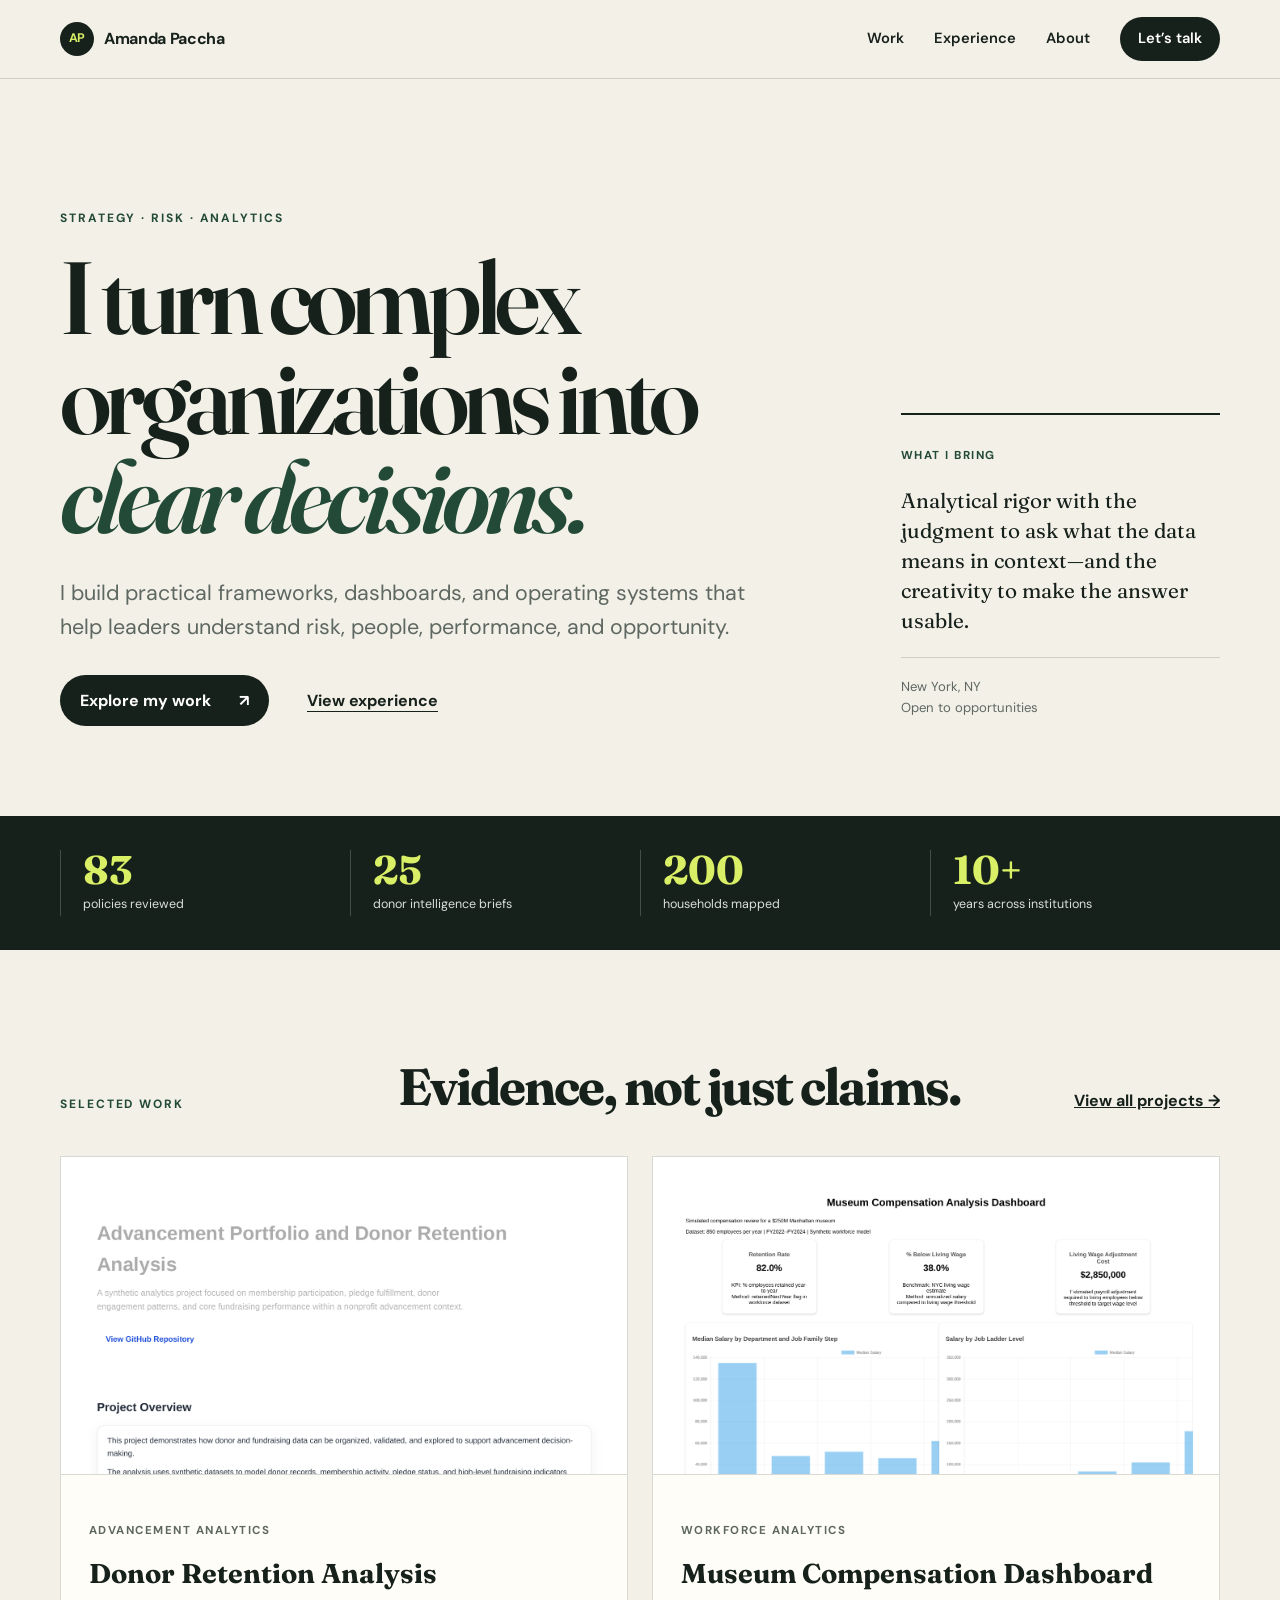
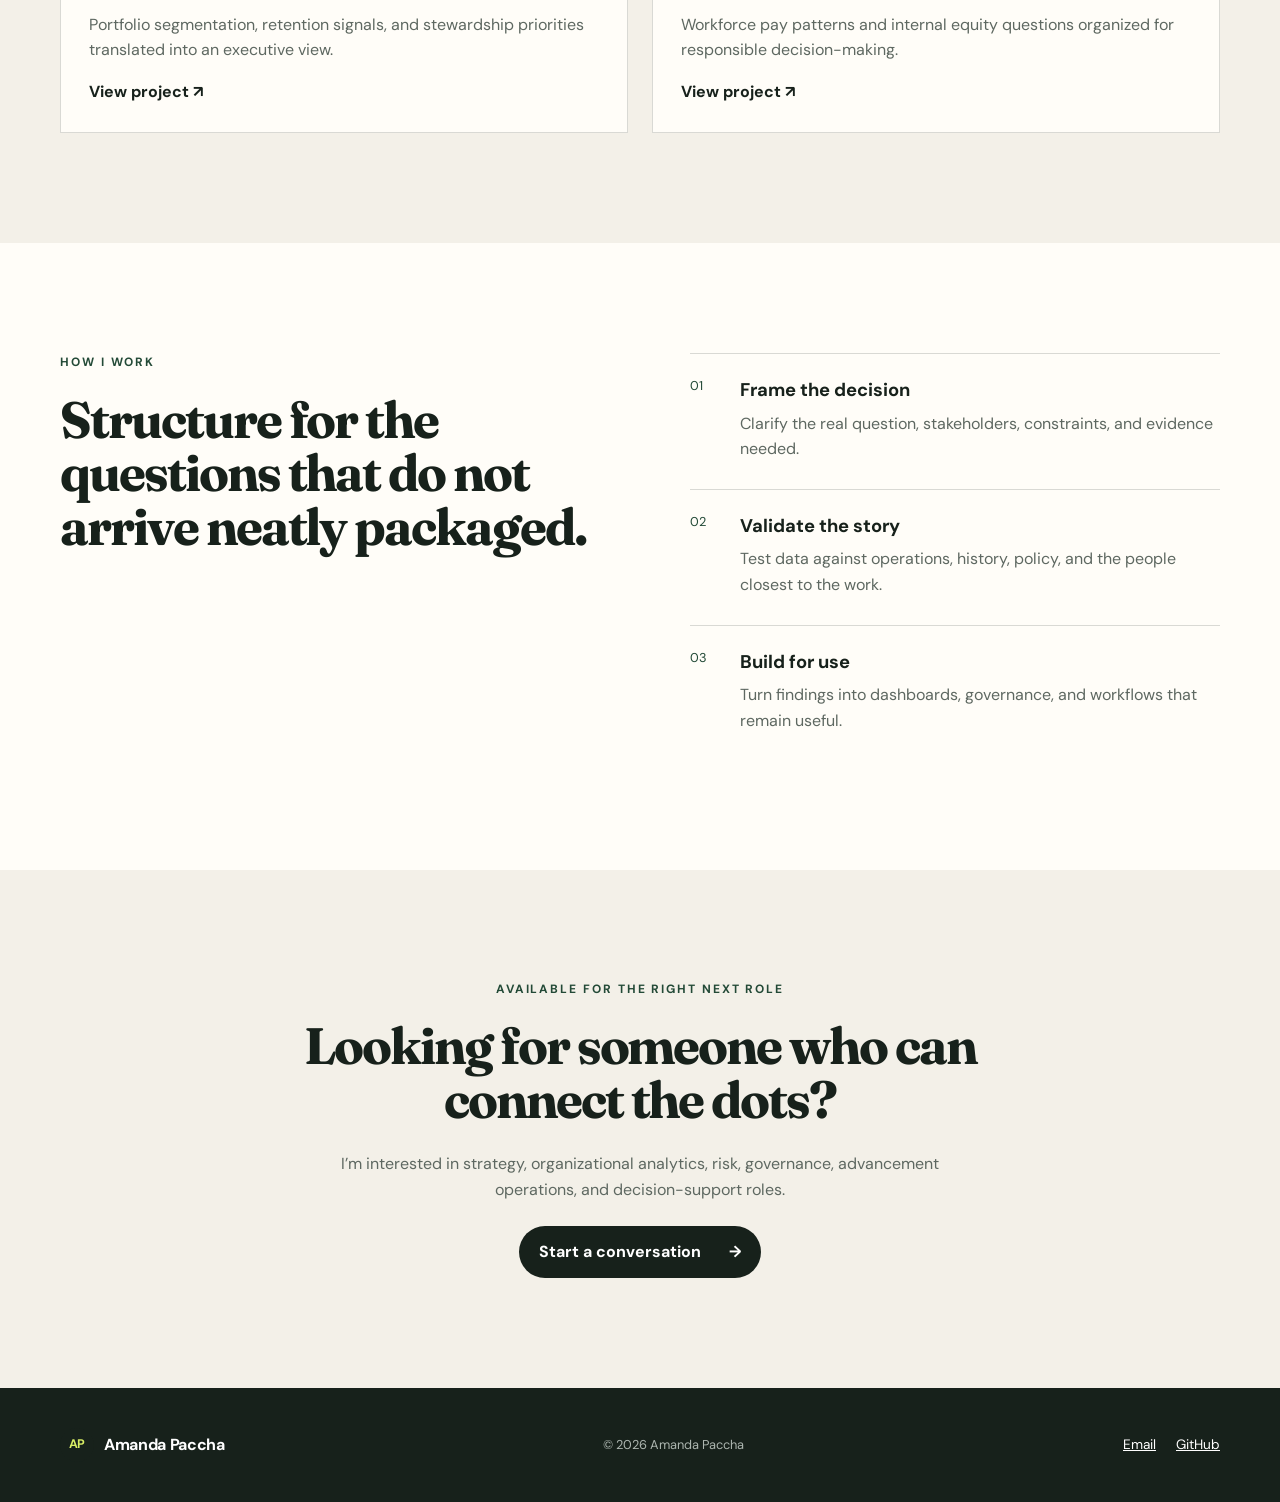
<file: index.html>
<!doctype html><html lang="en"><head>
<meta charset="utf-8"><meta name="viewport" content="width=device-width,initial-scale=1">
<meta name="description" content="Amanda Paccha builds practical decision-support systems across enterprise risk, workforce analytics, advancement operations, and governance.">
<title>Amanda Paccha | Strategy, Risk & Analytics</title>
<link rel="preconnect" href="https://fonts.googleapis.com"><link rel="preconnect" href="https://fonts.gstatic.com" crossorigin>
<link href="https://fonts.googleapis.com/css2?family=DM+Sans:wght@400;500;600;700&family=Fraunces:opsz,wght@9..144,600&display=swap" rel="stylesheet">
<link rel="stylesheet" href="style.css"><script src="script.js" defer></script></head><body>
<a class="skip-link" href="#main">Skip to content</a>
<header class="site-header"><nav class="nav wrap" aria-label="Primary navigation"><a class="brand" href="index.html"><span>AP</span>Amanda Paccha</a><button class="menu-button" aria-expanded="false" aria-controls="nav-links">Menu</button><div class="nav-links" id="nav-links"><a href="portfolio.html">Work</a><a href="experience.html">Experience</a><a href="about.html">About</a><a class="nav-cta" href="contact.html">Let’s talk</a></div></nav></header>
<main id="main">
<section class="hero wrap"><div class="hero-copy reveal"><p class="kicker">Strategy · Risk · Analytics</p><h1>I turn complex organizations into <em>clear decisions.</em></h1><p class="lede">I build practical frameworks, dashboards, and operating systems that help leaders understand risk, people, performance, and opportunity.</p><div class="actions"><a class="button primary" href="portfolio.html">Explore my work <span>↗</span></a><a class="button text" href="experience.html">View experience</a></div></div><aside class="hero-note reveal" aria-label="Professional focus"><p class="note-label">What I bring</p><p>Analytical rigor with the judgment to ask what the data means in context—and the creativity to make the answer usable.</p><div class="note-meta"><span>New York, NY</span><span>Open to opportunities</span></div></aside></section>
<section class="proof-band"><div class="wrap proof-grid reveal"><div><strong>83</strong><span>policies reviewed</span></div><div><strong>25</strong><span>donor intelligence briefs</span></div><div><strong>200</strong><span>households mapped</span></div><div><strong>10+</strong><span>years across institutions</span></div></div></section>
<section class="section wrap"><div class="section-heading reveal"><p class="kicker">Selected work</p><h2>Evidence, not just claims.</h2><a href="portfolio.html">View all projects →</a></div><div class="featured-grid">
<article class="project-card reveal"><a href="https://amandapacchacommunity.github.io/advancement-donor-retention-analytics/" target="_blank" rel="noopener"><img src="assets/advancement.png" alt="Advancement portfolio and donor retention dashboard preview"><div class="project-copy"><p class="project-type">Advancement analytics</p><h3>Donor Retention Analysis</h3><p>Portfolio segmentation, retention signals, and stewardship priorities translated into an executive view.</p><span>View project ↗</span></div></a></article>
<article class="project-card reveal"><a href="https://amandapacchacommunity.github.io/museum-compensation-workforce-analytics/" target="_blank" rel="noopener"><img src="assets/compensation.png" alt="Museum compensation dashboard preview"><div class="project-copy"><p class="project-type">Workforce analytics</p><h3>Museum Compensation Dashboard</h3><p>Workforce pay patterns and internal equity questions organized for responsible decision-making.</p><span>View project ↗</span></div></a></article>
</div></section>
<section class="section capabilities"><div class="wrap split"><div class="reveal"><p class="kicker">How I work</p><h2>Structure for the questions that do not arrive neatly packaged.</h2></div><div class="capability-list reveal"><div><span>01</span><h3>Frame the decision</h3><p>Clarify the real question, stakeholders, constraints, and evidence needed.</p></div><div><span>02</span><h3>Validate the story</h3><p>Test data against operations, history, policy, and the people closest to the work.</p></div><div><span>03</span><h3>Build for use</h3><p>Turn findings into dashboards, governance, and workflows that remain useful.</p></div></div></div></section>
<section class="section wrap closing reveal"><p class="kicker">Available for the right next role</p><h2>Looking for someone who can connect the dots?</h2><p>I’m interested in strategy, organizational analytics, risk, governance, advancement operations, and decision-support roles.</p><a class="button primary" href="contact.html">Start a conversation <span>→</span></a></section></main>
<footer><div class="wrap footer-inner"><a class="brand" href="index.html"><span>AP</span>Amanda Paccha</a><p>© 2026 Amanda Paccha</p><div><a href="mailto:pacchaamanda@gmail.com">Email</a><a href="https://github.com/amandapacchacommunity" target="_blank" rel="noopener">GitHub</a></div></div></footer>
</body></html>
</file>
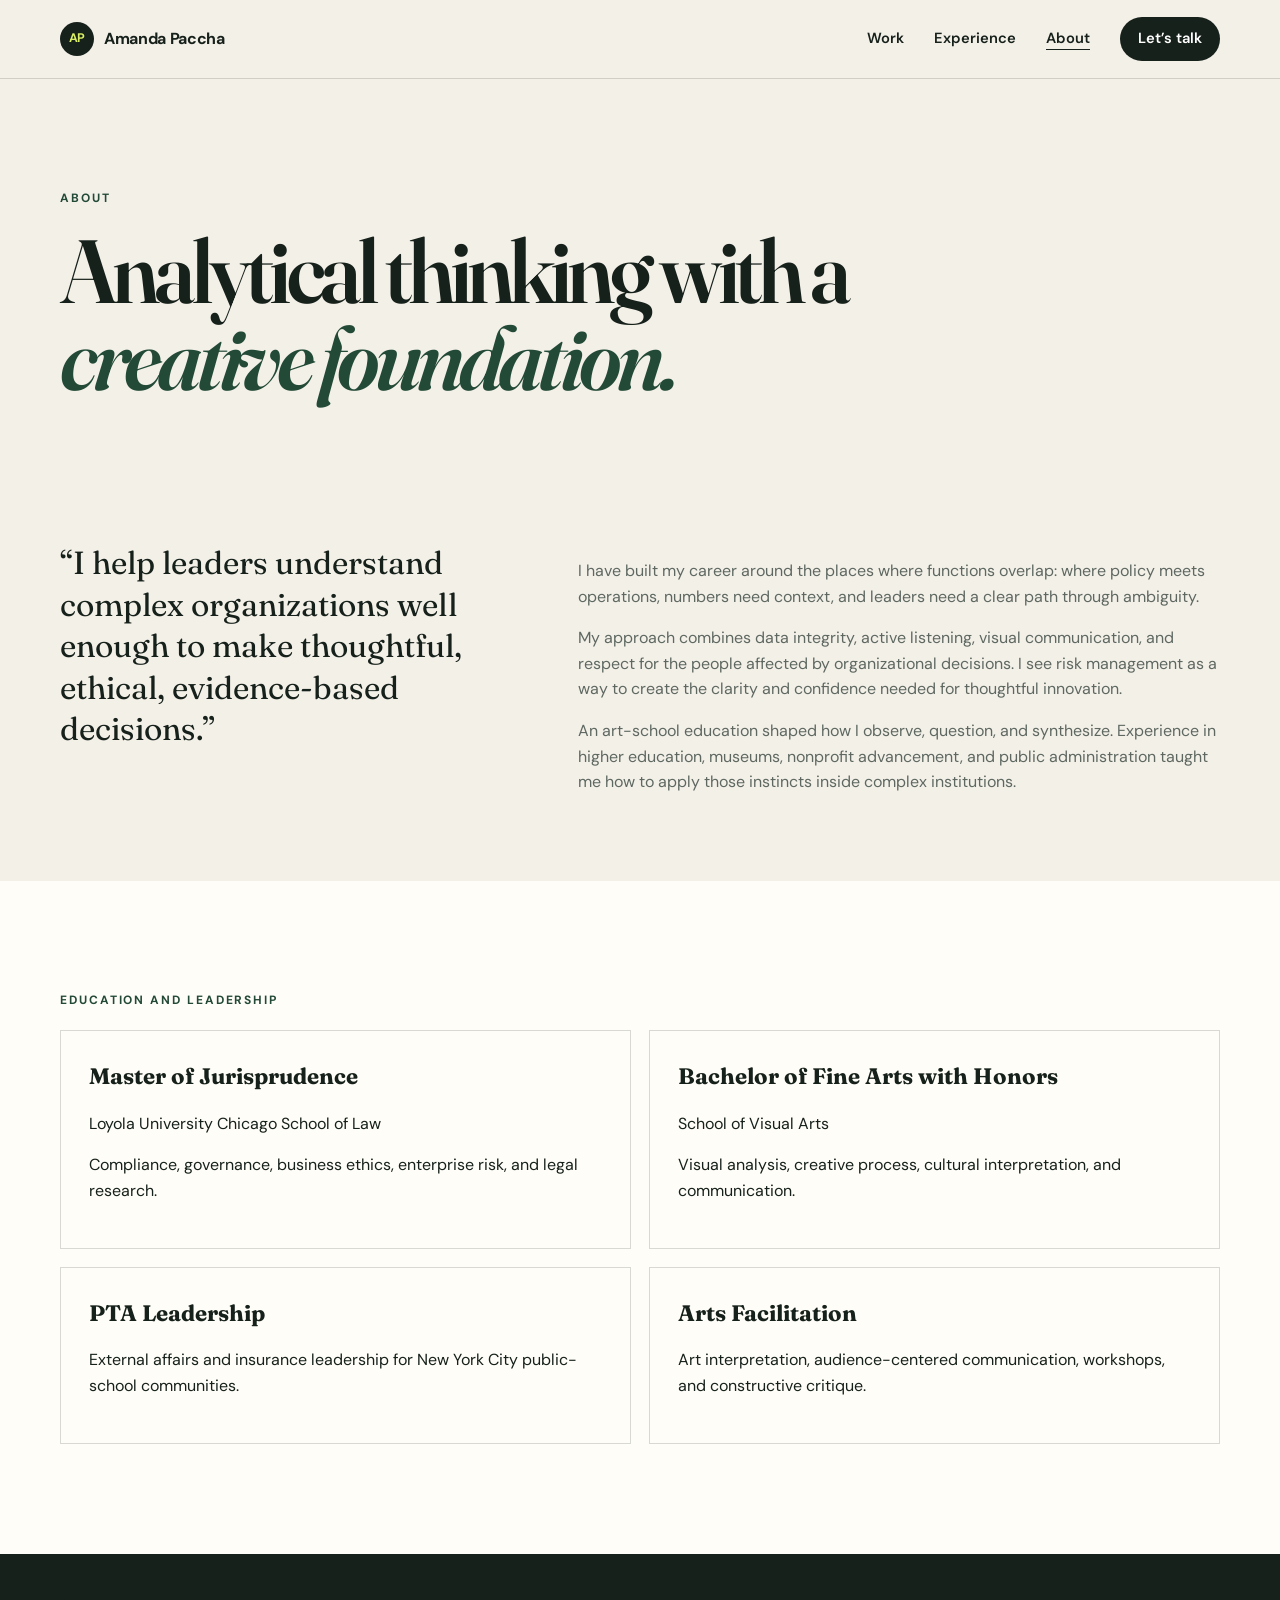
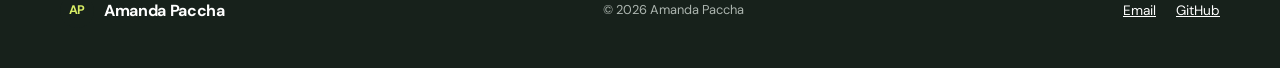
<file: about.html>
<!doctype html><html lang="en"><head><meta charset="utf-8"><meta name="viewport" content="width=device-width,initial-scale=1"><title>About | Amanda Paccha</title><link rel="preconnect" href="https://fonts.googleapis.com"><link rel="preconnect" href="https://fonts.gstatic.com" crossorigin><link href="https://fonts.googleapis.com/css2?family=DM+Sans:wght@400;500;600;700&family=Fraunces:opsz,wght@9..144,600&display=swap" rel="stylesheet"><link rel="stylesheet" href="style.css"><script src="script.js" defer></script></head><body>
<header class="site-header"><nav class="nav wrap"><a class="brand" href="index.html"><span>AP</span>Amanda Paccha</a><button class="menu-button" aria-expanded="false" aria-controls="nav-links">Menu</button><div class="nav-links" id="nav-links"><a href="portfolio.html">Work</a><a href="experience.html">Experience</a><a aria-current="page" href="about.html">About</a><a class="nav-cta" href="contact.html">Let’s talk</a></div></nav></header>
<main><section class="page-hero wrap reveal"><p class="kicker">About</p><h1>Analytical thinking with a <em>creative foundation.</em></h1></section>
<section class="page-section wrap about-grid"><blockquote class="reveal">“I help leaders understand complex organizations well enough to make thoughtful, ethical, evidence-based decisions.”</blockquote><div class="about-copy reveal"><p>I have built my career around the places where functions overlap: where policy meets operations, numbers need context, and leaders need a clear path through ambiguity.</p><p>My approach combines data integrity, active listening, visual communication, and respect for the people affected by organizational decisions. I see risk management as a way to create the clarity and confidence needed for thoughtful innovation.</p><p>An art-school education shaped how I observe, question, and synthesize. Experience in higher education, museums, nonprofit advancement, and public administration taught me how to apply those instincts inside complex institutions.</p></div></section>
<section class="section capabilities"><div class="wrap"><p class="kicker">Education and leadership</p><div class="credentials"><article class="credential reveal"><h3>Master of Jurisprudence</h3><p>Loyola University Chicago School of Law</p><p>Compliance, governance, business ethics, enterprise risk, and legal research.</p></article><article class="credential reveal"><h3>Bachelor of Fine Arts with Honors</h3><p>School of Visual Arts</p><p>Visual analysis, creative process, cultural interpretation, and communication.</p></article><article class="credential reveal"><h3>PTA Leadership</h3><p>External affairs and insurance leadership for New York City public-school communities.</p></article><article class="credential reveal"><h3>Arts Facilitation</h3><p>Art interpretation, audience-centered communication, workshops, and constructive critique.</p></article></div></div></section></main>
<footer><div class="wrap footer-inner"><a class="brand" href="index.html"><span>AP</span>Amanda Paccha</a><p>© 2026 Amanda Paccha</p><div><a href="mailto:pacchaamanda@gmail.com">Email</a><a href="https://github.com/amandapacchacommunity">GitHub</a></div></div></footer></body></html>
</file>
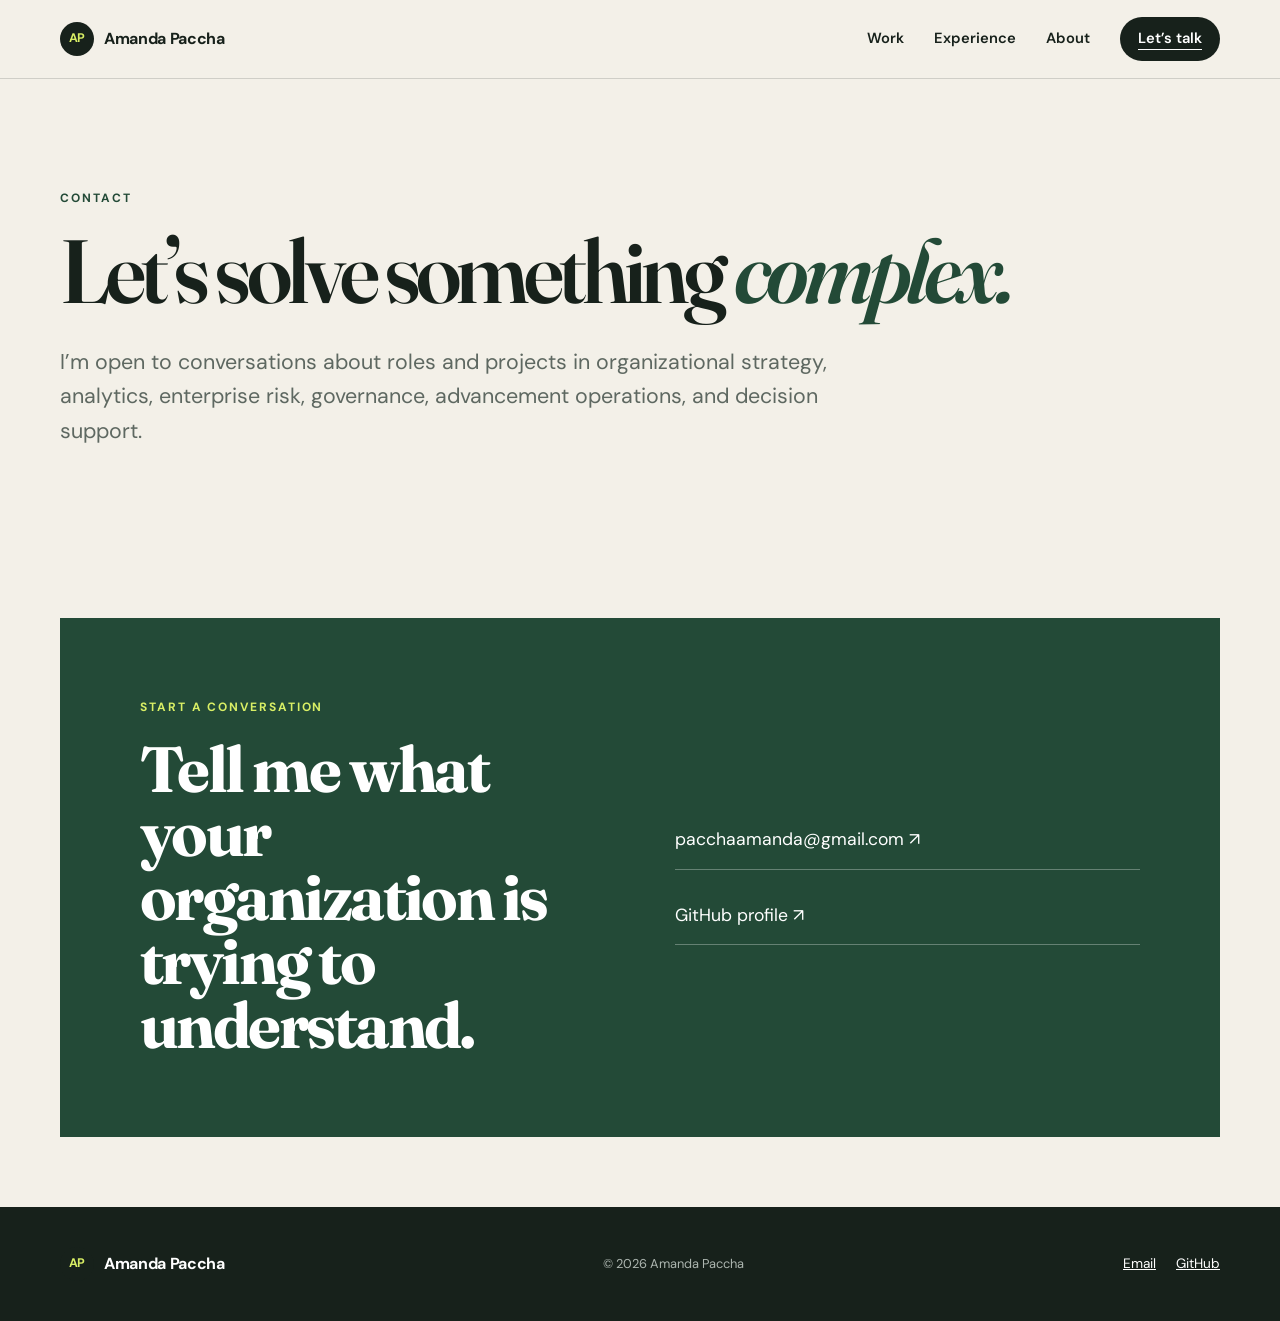
<file: contact.html>
<!doctype html><html lang="en"><head><meta charset="utf-8"><meta name="viewport" content="width=device-width,initial-scale=1"><title>Contact | Amanda Paccha</title><link rel="preconnect" href="https://fonts.googleapis.com"><link rel="preconnect" href="https://fonts.gstatic.com" crossorigin><link href="https://fonts.googleapis.com/css2?family=DM+Sans:wght@400;500;600;700&family=Fraunces:opsz,wght@9..144,600&display=swap" rel="stylesheet"><link rel="stylesheet" href="style.css"><script src="script.js" defer></script></head><body>
<header class="site-header"><nav class="nav wrap"><a class="brand" href="index.html"><span>AP</span>Amanda Paccha</a><button class="menu-button" aria-expanded="false" aria-controls="nav-links">Menu</button><div class="nav-links" id="nav-links"><a href="portfolio.html">Work</a><a href="experience.html">Experience</a><a href="about.html">About</a><a aria-current="page" class="nav-cta" href="contact.html">Let’s talk</a></div></nav></header>
<main><section class="page-hero wrap reveal"><p class="kicker">Contact</p><h1>Let’s solve something <em>complex.</em></h1><p class="lede">I’m open to conversations about roles and projects in organizational strategy, analytics, enterprise risk, governance, advancement operations, and decision support.</p></section>
<section class="page-section wrap"><div class="contact-panel reveal"><div><p class="kicker" style="color:#d9ef65">Start a conversation</p><h2>Tell me what your organization is trying to understand.</h2></div><div class="contact-links"><a href="mailto:pacchaamanda@gmail.com">pacchaamanda@gmail.com <span>↗</span></a><a href="https://github.com/amandapacchacommunity" target="_blank" rel="noopener">GitHub profile <span>↗</span></a></div></div></section></main>
<footer><div class="wrap footer-inner"><a class="brand" href="index.html"><span>AP</span>Amanda Paccha</a><p>© 2026 Amanda Paccha</p><div><a href="mailto:pacchaamanda@gmail.com">Email</a><a href="https://github.com/amandapacchacommunity">GitHub</a></div></div></footer></body></html>
</file>
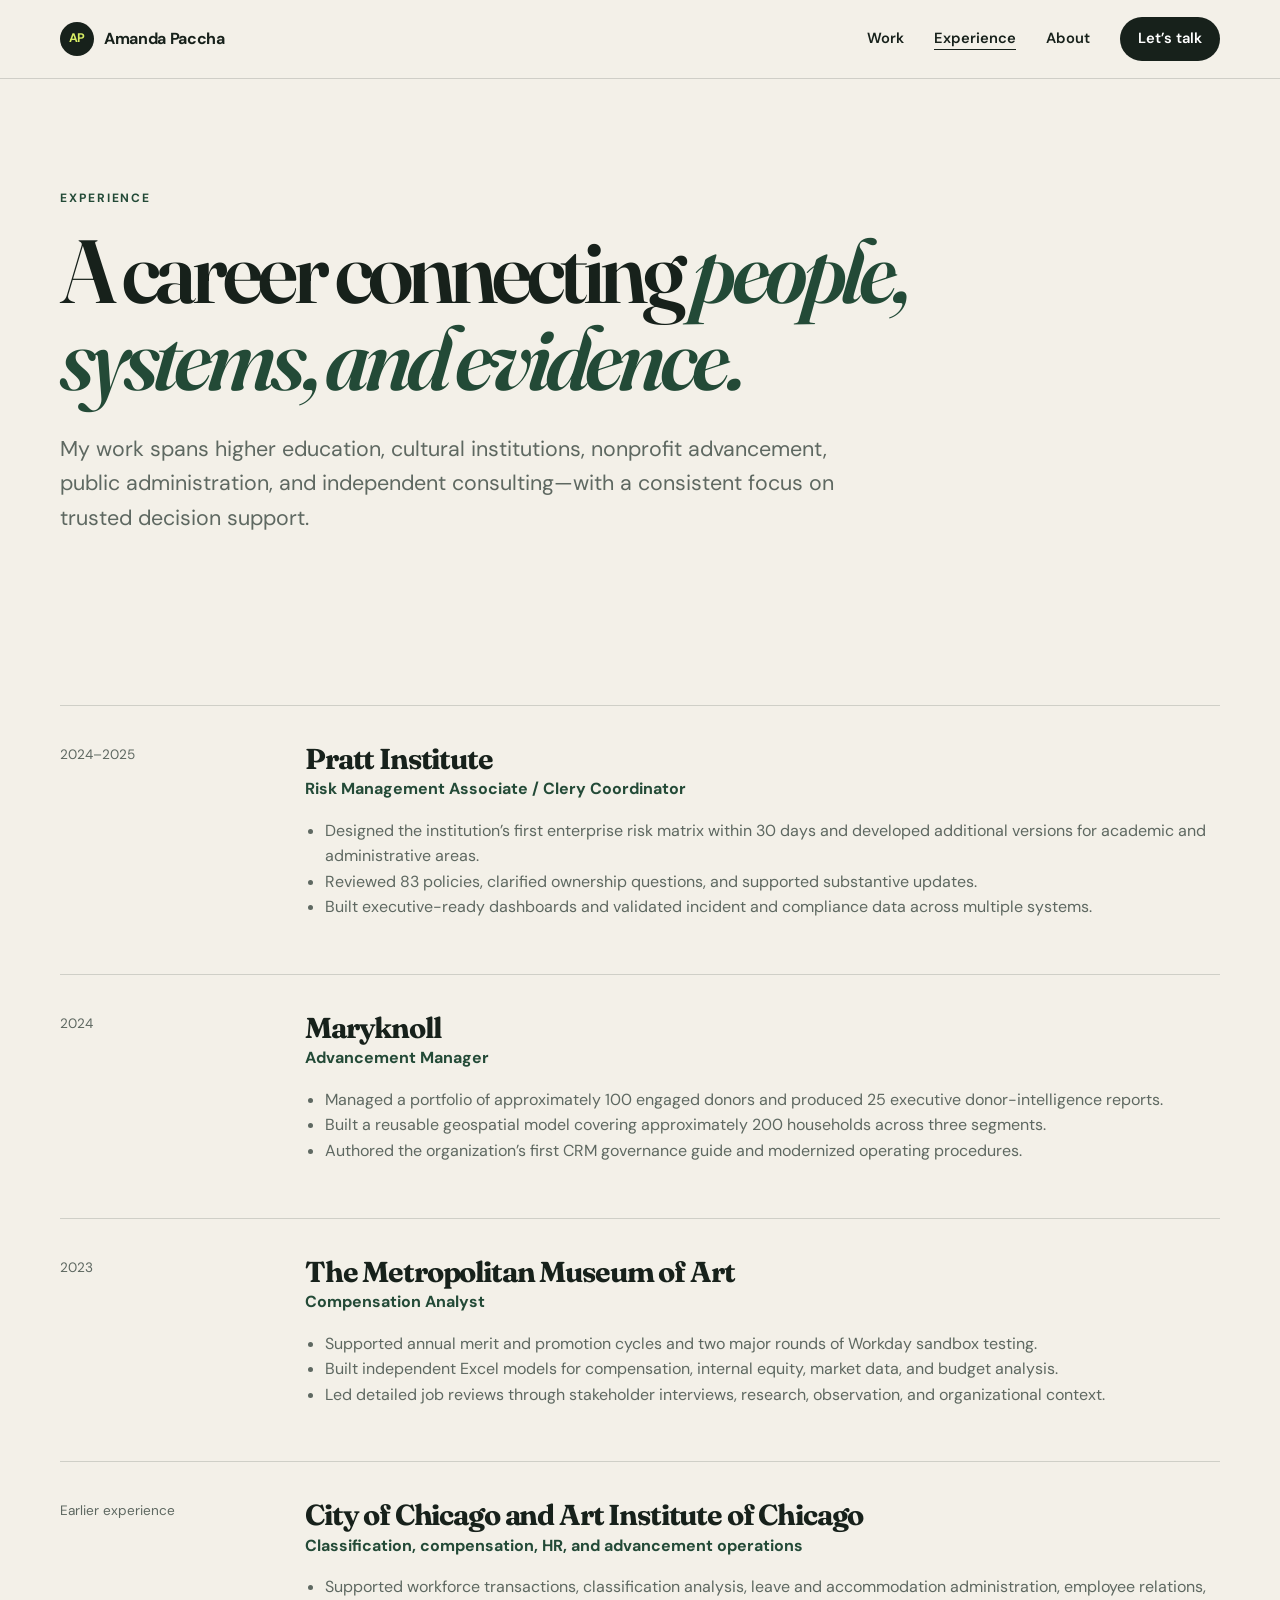
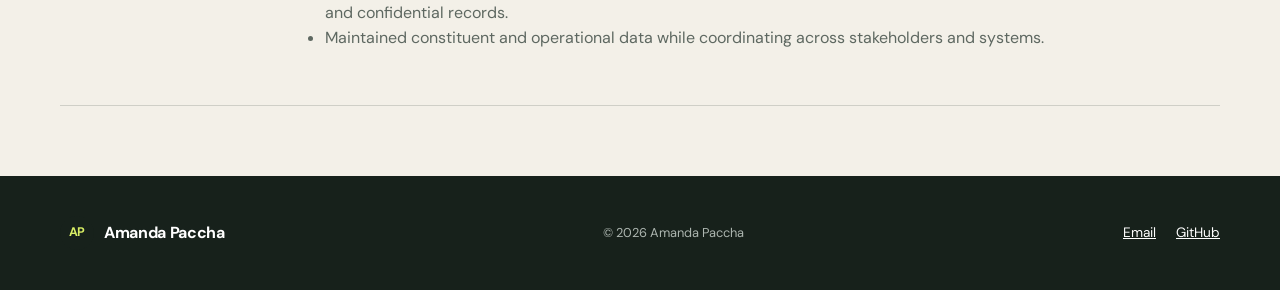
<file: experience.html>
<!doctype html><html lang="en"><head><meta charset="utf-8"><meta name="viewport" content="width=device-width,initial-scale=1"><title>Experience | Amanda Paccha</title><link rel="preconnect" href="https://fonts.googleapis.com"><link rel="preconnect" href="https://fonts.gstatic.com" crossorigin><link href="https://fonts.googleapis.com/css2?family=DM+Sans:wght@400;500;600;700&family=Fraunces:opsz,wght@9..144,600&display=swap" rel="stylesheet"><link rel="stylesheet" href="style.css"><script src="script.js" defer></script></head><body>
<header class="site-header"><nav class="nav wrap"><a class="brand" href="index.html"><span>AP</span>Amanda Paccha</a><button class="menu-button" aria-expanded="false" aria-controls="nav-links">Menu</button><div class="nav-links" id="nav-links"><a href="portfolio.html">Work</a><a aria-current="page" href="experience.html">Experience</a><a href="about.html">About</a><a class="nav-cta" href="contact.html">Let’s talk</a></div></nav></header>
<main><section class="page-hero wrap reveal"><p class="kicker">Experience</p><h1>A career connecting <em>people, systems, and evidence.</em></h1><p class="lede">My work spans higher education, cultural institutions, nonprofit advancement, public administration, and independent consulting—with a consistent focus on trusted decision support.</p></section>
<section class="page-section wrap"><div class="timeline">
<article class="role reveal"><time>2024–2025</time><div><h2>Pratt Institute</h2><h3>Risk Management Associate / Clery Coordinator</h3><ul><li>Designed the institution’s first enterprise risk matrix within 30 days and developed additional versions for academic and administrative areas.</li><li>Reviewed 83 policies, clarified ownership questions, and supported substantive updates.</li><li>Built executive-ready dashboards and validated incident and compliance data across multiple systems.</li></ul></div></article>
<article class="role reveal"><time>2024</time><div><h2>Maryknoll</h2><h3>Advancement Manager</h3><ul><li>Managed a portfolio of approximately 100 engaged donors and produced 25 executive donor-intelligence reports.</li><li>Built a reusable geospatial model covering approximately 200 households across three segments.</li><li>Authored the organization’s first CRM governance guide and modernized operating procedures.</li></ul></div></article>
<article class="role reveal"><time>2023</time><div><h2>The Metropolitan Museum of Art</h2><h3>Compensation Analyst</h3><ul><li>Supported annual merit and promotion cycles and two major rounds of Workday sandbox testing.</li><li>Built independent Excel models for compensation, internal equity, market data, and budget analysis.</li><li>Led detailed job reviews through stakeholder interviews, research, observation, and organizational context.</li></ul></div></article>
<article class="role reveal"><time>Earlier experience</time><div><h2>City of Chicago and Art Institute of Chicago</h2><h3>Classification, compensation, HR, and advancement operations</h3><ul><li>Supported workforce transactions, classification analysis, leave and accommodation administration, employee relations, and confidential records.</li><li>Maintained constituent and operational data while coordinating across stakeholders and systems.</li></ul></div></article>
</div></section></main>
<footer><div class="wrap footer-inner"><a class="brand" href="index.html"><span>AP</span>Amanda Paccha</a><p>© 2026 Amanda Paccha</p><div><a href="mailto:pacchaamanda@gmail.com">Email</a><a href="https://github.com/amandapacchacommunity">GitHub</a></div></div></footer></body></html>
</file>
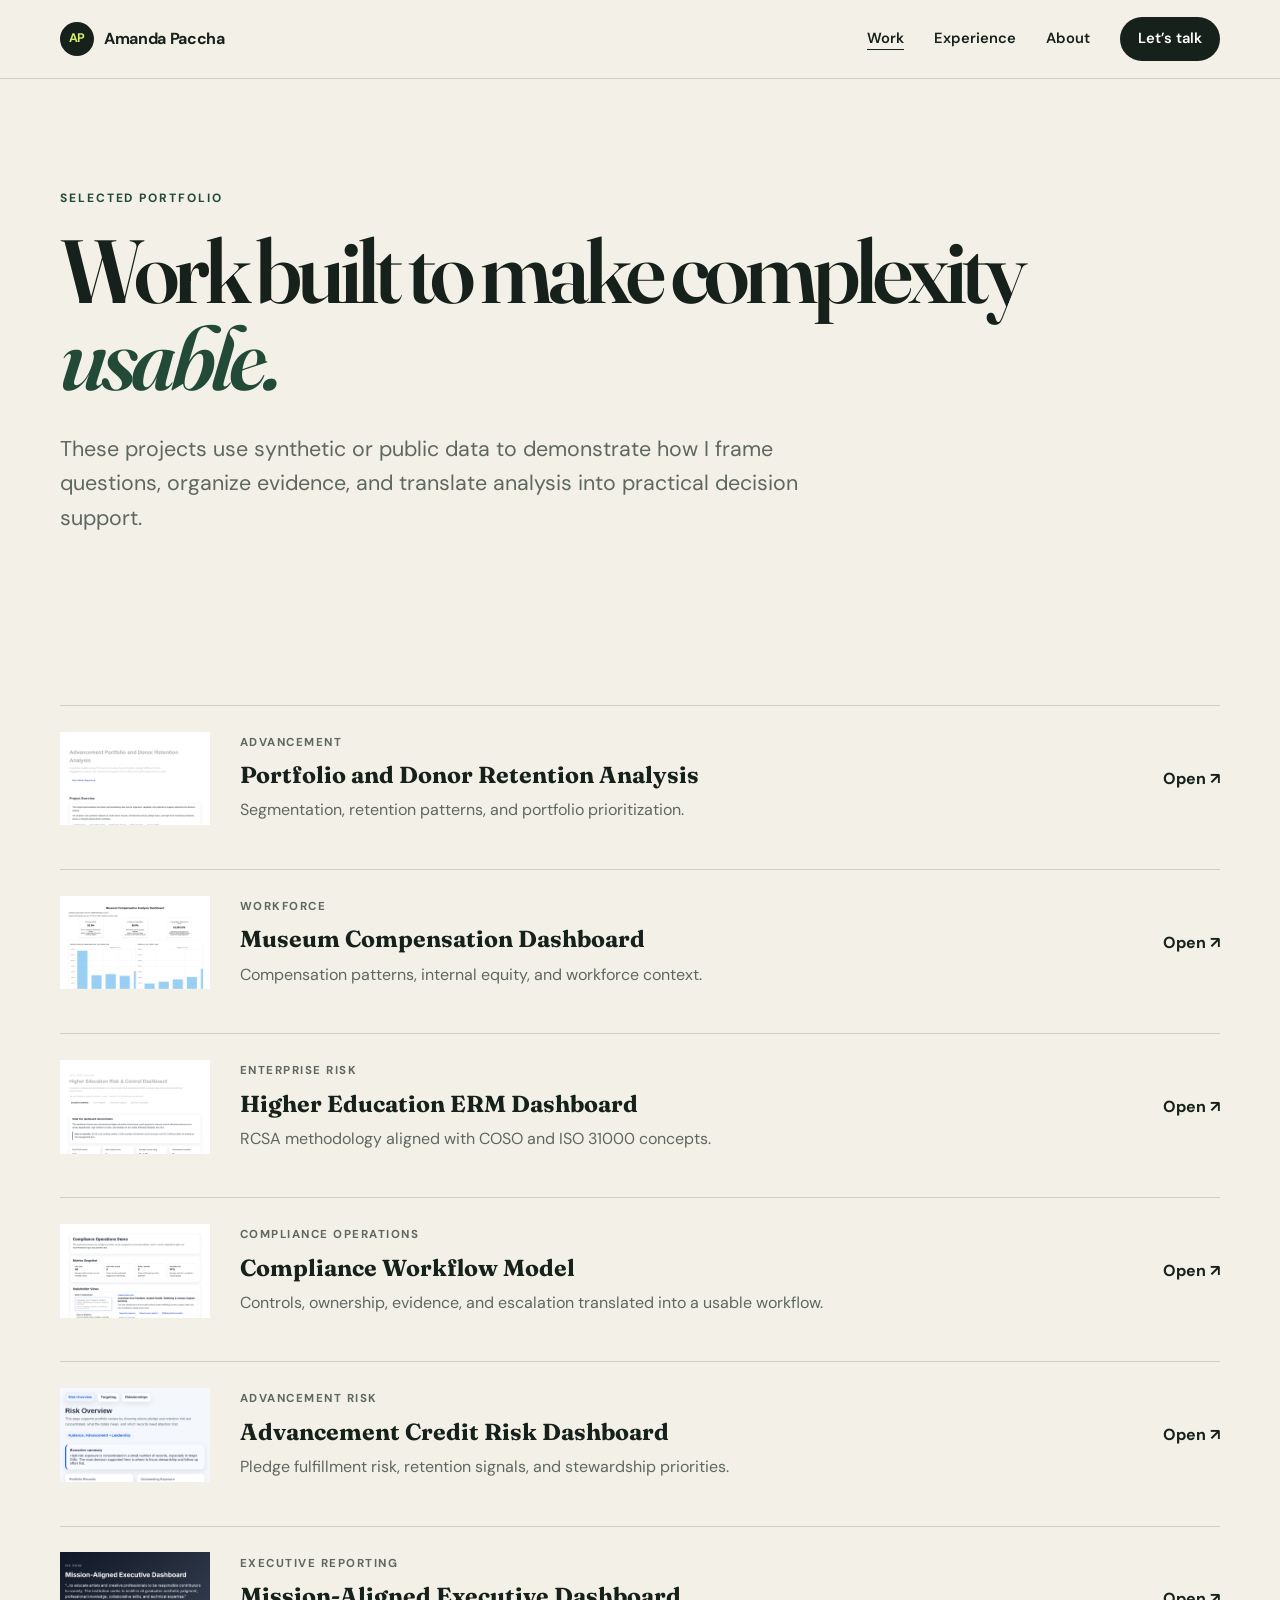
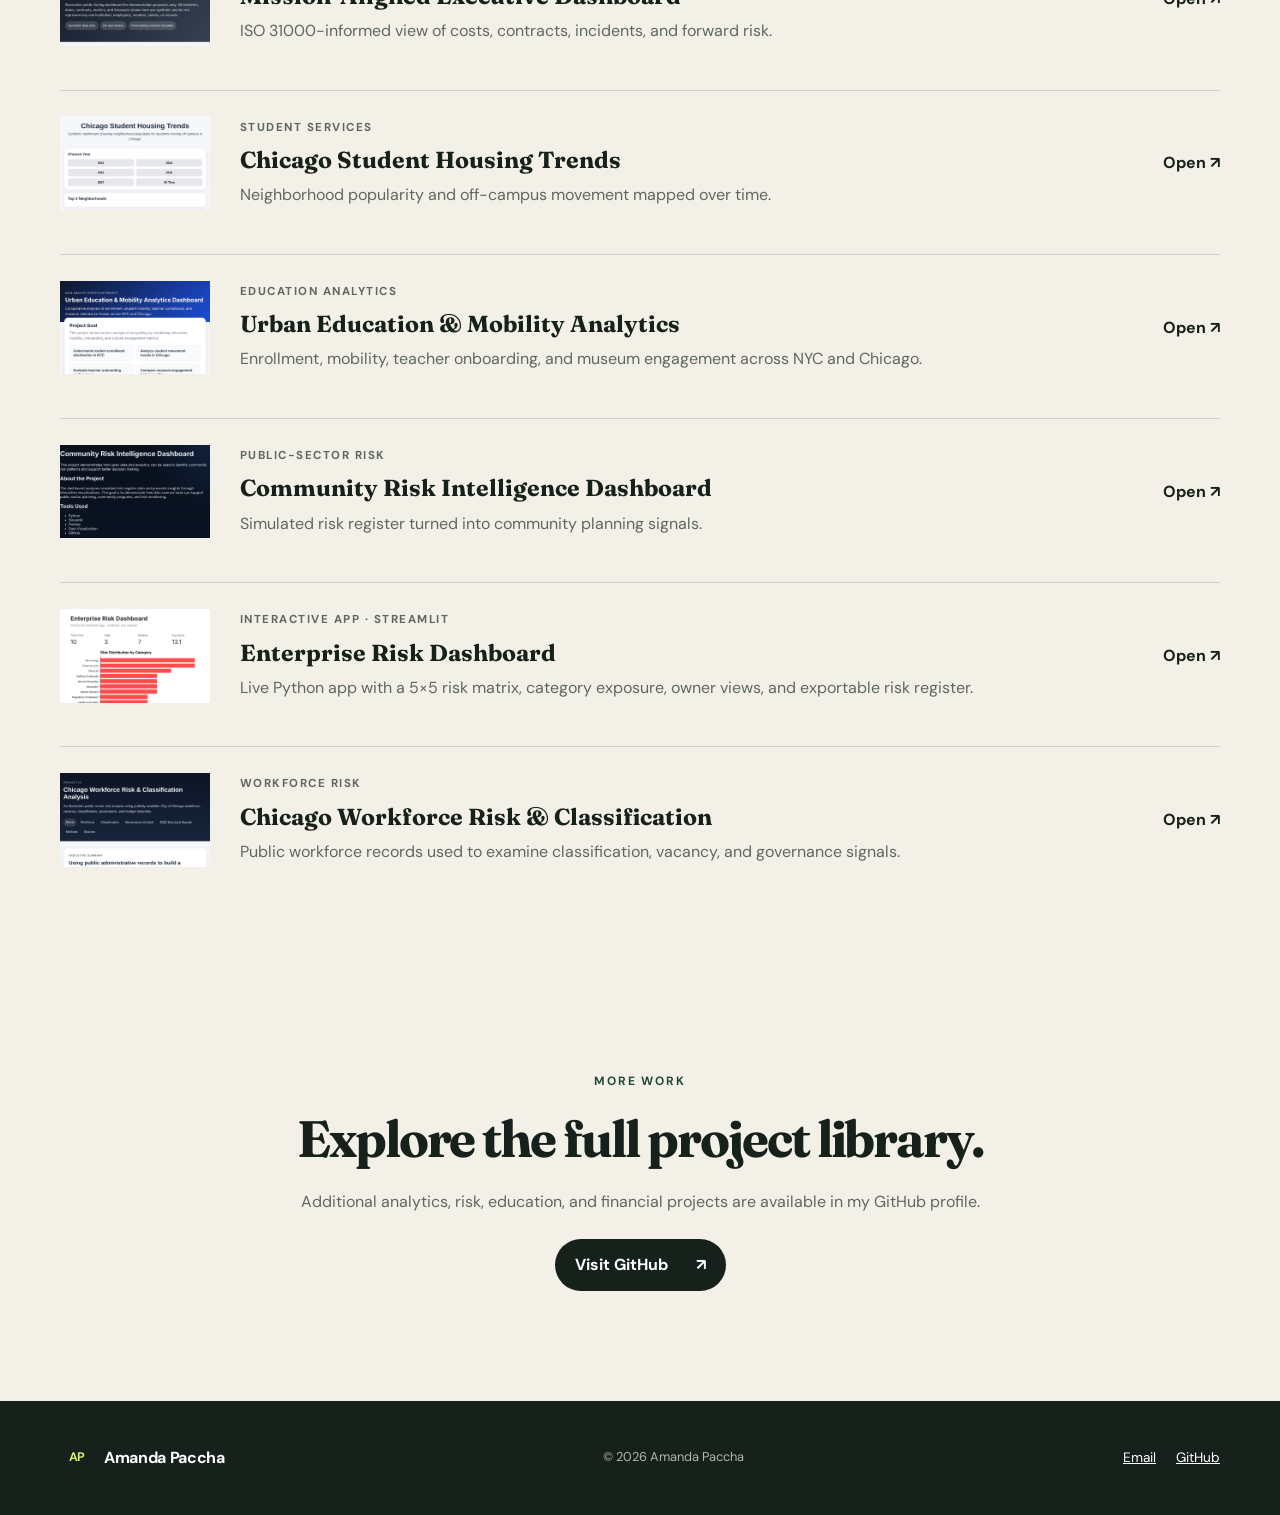
<file: portfolio.html>
<!doctype html><html lang="en"><head><meta charset="utf-8"><meta name="viewport" content="width=device-width,initial-scale=1"><title>Work | Amanda Paccha</title><link rel="preconnect" href="https://fonts.googleapis.com"><link rel="preconnect" href="https://fonts.gstatic.com" crossorigin><link href="https://fonts.googleapis.com/css2?family=DM+Sans:wght@400;500;600;700&family=Fraunces:opsz,wght@9..144,600&display=swap" rel="stylesheet"><link rel="stylesheet" href="style.css"><script src="script.js" defer></script></head><body>
<a class="skip-link" href="#main">Skip to content</a><header class="site-header"><nav class="nav wrap"><a class="brand" href="index.html"><span>AP</span>Amanda Paccha</a><button class="menu-button" aria-expanded="false" aria-controls="nav-links">Menu</button><div class="nav-links" id="nav-links"><a aria-current="page" href="portfolio.html">Work</a><a href="experience.html">Experience</a><a href="about.html">About</a><a class="nav-cta" href="contact.html">Let’s talk</a></div></nav></header>
<main id="main"><section class="page-hero wrap reveal"><p class="kicker">Selected portfolio</p><h1>Work built to make complexity <em>usable.</em></h1><p class="lede">These projects use synthetic or public data to demonstrate how I frame questions, organize evidence, and translate analysis into practical decision support.</p></section>
<section class="page-section wrap"><div class="project-list">
<a class="project-row reveal" href="https://amandapacchacommunity.github.io/advancement-donor-retention-analytics/" target="_blank" rel="noopener"><img src="assets/advancement.png" alt=""><div><p class="project-type">Advancement</p><h3>Portfolio and Donor Retention Analysis</h3><p>Segmentation, retention patterns, and portfolio prioritization.</p></div><span>Open ↗</span></a>
<a class="project-row reveal" href="https://amandapacchacommunity.github.io/museum-compensation-workforce-analytics/" target="_blank" rel="noopener"><img src="assets/compensation.png" alt=""><div><p class="project-type">Workforce</p><h3>Museum Compensation Dashboard</h3><p>Compensation patterns, internal equity, and workforce context.</p></div><span>Open ↗</span></a>
<a class="project-row reveal" href="https://amandapacchacommunity.github.io/higher-education-erm-dashboard/" target="_blank" rel="noopener"><img src="assets/risk.png" alt=""><div><p class="project-type">Enterprise risk</p><h3>Higher Education ERM Dashboard</h3><p>RCSA methodology aligned with COSO and ISO 31000 concepts.</p></div><span>Open ↗</span></a>
<a class="project-row reveal" href="https://amandapacchacommunity.github.io/compliance-operations-workflow-model/" target="_blank" rel="noopener"><img src="assets/compliance.png" alt=""><div><p class="project-type">Compliance operations</p><h3>Compliance Workflow Model</h3><p>Controls, ownership, evidence, and escalation translated into a usable workflow.</p></div><span>Open ↗</span></a>
<a class="project-row reveal" href="https://amandapacchacommunity.github.io/advancement-credit-risk-dashboard/" target="_blank" rel="noopener"><img src="assets/credit-risk.png" alt=""><div><p class="project-type">Advancement risk</p><h3>Advancement Credit Risk Dashboard</h3><p>Pledge fulfillment risk, retention signals, and stewardship priorities.</p></div><span>Open ↗</span></a>
<a class="project-row reveal" href="https://amandapacchacommunity.github.io/mission-aligned-executive-dashboard/" target="_blank" rel="noopener"><img src="assets/executive.png" alt=""><div><p class="project-type">Executive reporting</p><h3>Mission-Aligned Executive Dashboard</h3><p>ISO 31000-informed view of costs, contracts, incidents, and forward risk.</p></div><span>Open ↗</span></a>
<a class="project-row reveal" href="https://amandapacchacommunity.github.io/student-move-dashboard/" target="_blank" rel="noopener"><img src="assets/student-housing.png" alt=""><div><p class="project-type">Student services</p><h3>Chicago Student Housing Trends</h3><p>Neighborhood popularity and off-campus movement mapped over time.</p></div><span>Open ↗</span></a>
<a class="project-row reveal" href="https://amandapacchacommunity.github.io/urban-education-mobility-analytics/dashboard/" target="_blank" rel="noopener"><img src="assets/urban-education.png" alt=""><div><p class="project-type">Education analytics</p><h3>Urban Education &amp; Mobility Analytics</h3><p>Enrollment, mobility, teacher onboarding, and museum engagement across NYC and Chicago.</p></div><span>Open ↗</span></a>
<a class="project-row reveal" href="https://amandapacchacommunity.github.io/community-risk-intelligence-dashboard/" target="_blank" rel="noopener"><img src="assets/community-risk.png" alt=""><div><p class="project-type">Public-sector risk</p><h3>Community Risk Intelligence Dashboard</h3><p>Simulated risk register turned into community planning signals.</p></div><span>Open ↗</span></a>
<a class="project-row reveal" href="https://amandapacchacommunityproject2.streamlit.app/" target="_blank" rel="noopener"><img src="assets/enterprise-risk-app.png" alt=""><div><p class="project-type">Interactive app · Streamlit</p><h3>Enterprise Risk Dashboard</h3><p>Live Python app with a 5×5 risk matrix, category exposure, owner views, and exportable risk register.</p></div><span>Open ↗</span></a>
<a class="project-row reveal" href="https://amandapacchacommunity.github.io/advancement-portfolio-analytics-suite/" target="_blank" rel="noopener"><img src="assets/workforce.png" alt=""><div><p class="project-type">Workforce risk</p><h3>Chicago Workforce Risk &amp; Classification</h3><p>Public workforce records used to examine classification, vacancy, and governance signals.</p></div><span>Open ↗</span></a>
</div></section>
<section class="section wrap closing reveal"><p class="kicker">More work</p><h2>Explore the full project library.</h2><p>Additional analytics, risk, education, and financial projects are available in my GitHub profile.</p><a class="button primary" href="https://github.com/amandapacchacommunity?tab=repositories" target="_blank" rel="noopener">Visit GitHub <span>↗</span></a></section></main>
<footer><div class="wrap footer-inner"><a class="brand" href="index.html"><span>AP</span>Amanda Paccha</a><p>© 2026 Amanda Paccha</p><div><a href="mailto:pacchaamanda@gmail.com">Email</a><a href="https://github.com/amandapacchacommunity">GitHub</a></div></div></footer></body></html>
</file>
<file: style.css>
:root{--ink:#17211b;--muted:#5e6861;--paper:#f3f0e8;--white:#fffdf8;--lime:#d9ef65;--forest:#234a37;--line:rgba(23,33,27,.16);--sans:"DM Sans",sans-serif;--serif:"Fraunces",serif}
*{box-sizing:border-box}html{scroll-behavior:smooth}body{margin:0;background:var(--paper);color:var(--ink);font-family:var(--sans);line-height:1.6}a{color:inherit}.wrap{width:min(1160px,calc(100% - 40px));margin-inline:auto}.skip-link{position:absolute;left:-999px}.skip-link:focus{left:16px;top:16px;background:#fff;padding:10px;z-index:99}.site-header{position:sticky;top:0;z-index:20;background:rgba(243,240,232,.9);backdrop-filter:blur(14px);border-bottom:1px solid var(--line)}.nav{height:78px;display:flex;align-items:center;justify-content:space-between}.brand{display:flex;align-items:center;gap:10px;text-decoration:none;font-weight:700;letter-spacing:-.02em}.brand span{display:grid;place-items:center;width:34px;height:34px;border-radius:50%;background:var(--ink);color:var(--lime);font-size:.78rem}.nav-links{display:flex;align-items:center;gap:30px}.nav-links a{text-decoration:none;font-size:.92rem;font-weight:600}.nav-links a:hover,.nav-links a[aria-current="page"]{text-decoration:underline;text-underline-offset:6px}.nav-cta{padding:10px 18px;background:var(--ink);color:white;border-radius:999px}.menu-button{display:none;background:none;border:1px solid var(--line);border-radius:99px;padding:8px 14px;font:inherit}.hero{min-height:680px;display:grid;grid-template-columns:1.55fr .65fr;align-items:end;gap:80px;padding-block:130px 90px}.kicker{text-transform:uppercase;letter-spacing:.16em;font-size:.75rem;font-weight:700;color:var(--forest);margin:0 0 20px}.hero h1,.page-hero h1{font-family:var(--serif);font-weight:600;letter-spacing:-.055em;line-height:.97;margin:0}.hero h1{font-size:clamp(3.6rem,8vw,7.3rem)}h1 em{color:var(--forest);font-style:italic}.lede{font-size:clamp(1.1rem,2vw,1.34rem);color:var(--muted);max-width:710px;margin:30px 0}.actions{display:flex;align-items:center;gap:18px;flex-wrap:wrap}.button{display:inline-flex;align-items:center;gap:28px;padding:13px 20px;border-radius:999px;text-decoration:none;font-weight:700}.button.primary{background:var(--ink);color:white}.button.primary:hover{background:var(--forest)}.button.text{text-decoration:underline;text-underline-offset:5px}.hero-note{border-top:2px solid var(--ink);padding-top:20px;margin-bottom:8px}.note-label,.project-type{font-size:.72rem;text-transform:uppercase;letter-spacing:.13em;font-weight:700;color:var(--forest)}.hero-note>p:nth-child(2){font-family:var(--serif);font-size:1.3rem;line-height:1.45}.note-meta{border-top:1px solid var(--line);padding-top:18px;display:flex;flex-direction:column;font-size:.82rem;color:var(--muted)}.proof-band{background:var(--ink);color:white}.proof-grid{display:grid;grid-template-columns:repeat(4,1fr);padding-block:34px}.proof-grid div{border-left:1px solid rgba(255,255,255,.2);padding-left:22px}.proof-grid strong{font-family:var(--serif);font-size:2.5rem;color:var(--lime);display:block;line-height:1}.proof-grid span{font-size:.78rem;color:#d9dfda}.section{padding-block:110px}.section-heading{display:grid;grid-template-columns:1fr 2fr auto;align-items:end;margin-bottom:42px}.section-heading>*{margin:0}.section-heading h2,.split h2,.closing h2,.page-section h2{font-family:var(--serif);font-size:clamp(2.2rem,4vw,4rem);line-height:1.05;letter-spacing:-.04em}.section-heading>a{font-weight:700}.featured-grid{display:grid;grid-template-columns:1fr 1fr;gap:24px}.project-card{background:var(--white);border:1px solid var(--line);overflow:hidden}.project-card a{text-decoration:none}.project-card img{width:100%;aspect-ratio:16/9;object-fit:cover;object-position:top;border-bottom:1px solid var(--line);transition:transform .5s}.project-card:hover img{transform:scale(1.025)}.project-copy{padding:28px}.project-copy h3{font-family:var(--serif);font-size:1.7rem;margin:5px 0 10px}.project-copy p{color:var(--muted)}.project-copy span{font-weight:700}.capabilities{background:var(--white)}.split{display:grid;grid-template-columns:1fr 1fr;gap:100px}.split h2{margin:0}.capability-list>div{display:grid;grid-template-columns:50px 1fr;border-top:1px solid var(--line);padding:22px 0}.capability-list span{color:var(--forest);font-size:.8rem}.capability-list h3{margin:0;font-size:1.15rem}.capability-list p{grid-column:2;margin:5px 0;color:var(--muted)}.closing{text-align:center;max-width:850px}.closing h2{margin:0}.closing>p:not(.kicker){color:var(--muted);max-width:680px;margin:24px auto}.page-hero{padding-block:110px 70px}.page-hero h1{font-size:clamp(3.2rem,7vw,6.4rem);max-width:1000px}.page-hero .lede{max-width:780px}.page-section{padding-block:70px}.page-section h2{margin:0 0 34px}.project-list{display:grid;gap:18px}.project-row{display:grid;grid-template-columns:150px 1fr auto;gap:30px;align-items:center;padding:24px 0;border-top:1px solid var(--line);text-decoration:none}.project-row img{width:150px;aspect-ratio:16/10;object-fit:cover;object-position:top}.project-row h3{font-family:var(--serif);font-size:1.45rem;margin:0}.project-row p{margin:4px 0;color:var(--muted)}.project-row>span{font-weight:700}.timeline{border-top:1px solid var(--line)}.role{display:grid;grid-template-columns:190px 1fr;gap:55px;padding:38px 0;border-bottom:1px solid var(--line)}.role time{font-size:.85rem;color:var(--muted)}.role h2{font-family:var(--serif);font-size:1.8rem;margin:0}.role h3{margin:2px 0 14px;color:var(--forest);font-size:1rem}.role ul{padding-left:20px;color:var(--muted)}.about-grid{display:grid;grid-template-columns:.8fr 1.2fr;gap:90px}.about-grid blockquote{font-family:var(--serif);font-size:2rem;line-height:1.3;margin:0}.about-copy p{color:var(--muted)}.credentials{display:grid;grid-template-columns:repeat(2,1fr);gap:18px}.credential{background:var(--white);border:1px solid var(--line);padding:28px}.credential h3{font-family:var(--serif);font-size:1.4rem;margin:0 0 8px}.contact-panel{background:var(--forest);color:white;padding:clamp(30px,7vw,80px);display:grid;grid-template-columns:1fr 1fr;gap:70px}.contact-panel h2{font-family:var(--serif);font-size:clamp(2.4rem,5vw,4.8rem);line-height:1;margin:0}.contact-links{display:flex;flex-direction:column;justify-content:center;gap:16px}.contact-links a{font-size:1.1rem;padding:15px 0;border-bottom:1px solid rgba(255,255,255,.3);text-decoration:none}.contact-links a:hover{color:var(--lime)}footer{background:var(--ink);color:white;padding:34px 0}.footer-inner{display:flex;justify-content:space-between;align-items:center}.footer-inner p{font-size:.8rem;color:#adb6b0}.footer-inner>div{display:flex;gap:20px}.footer-inner>div a{font-size:.85rem}.reveal{opacity:0;transform:translateY(18px);transition:opacity .6s ease,transform .6s ease}.reveal.visible{opacity:1;transform:none}@media(prefers-reduced-motion:reduce){*{scroll-behavior:auto}.reveal{opacity:1;transform:none;transition:none}}
@media(max-width:760px){.wrap{width:min(100% - 28px,1160px)}.menu-button{display:block}.nav-links{display:none;position:absolute;top:77px;left:0;right:0;background:var(--paper);padding:20px;flex-direction:column;border-bottom:1px solid var(--line)}.nav-links.open{display:flex}.hero{min-height:auto;grid-template-columns:1fr;gap:60px;padding-block:90px 60px}.hero h1{font-size:clamp(3.2rem,16vw,5rem)}.proof-grid{grid-template-columns:1fr 1fr;gap:28px}.section{padding-block:75px}.section-heading{display:block}.section-heading h2{margin:8px 0 20px}.featured-grid,.split,.about-grid,.credentials,.contact-panel{grid-template-columns:1fr;gap:35px}.project-row{grid-template-columns:90px 1fr}.project-row img{width:90px}.project-row>span{display:none}.role{grid-template-columns:1fr;gap:8px}.footer-inner{flex-direction:column;gap:16px}.page-hero{padding-block:75px 45px}}
</file>
